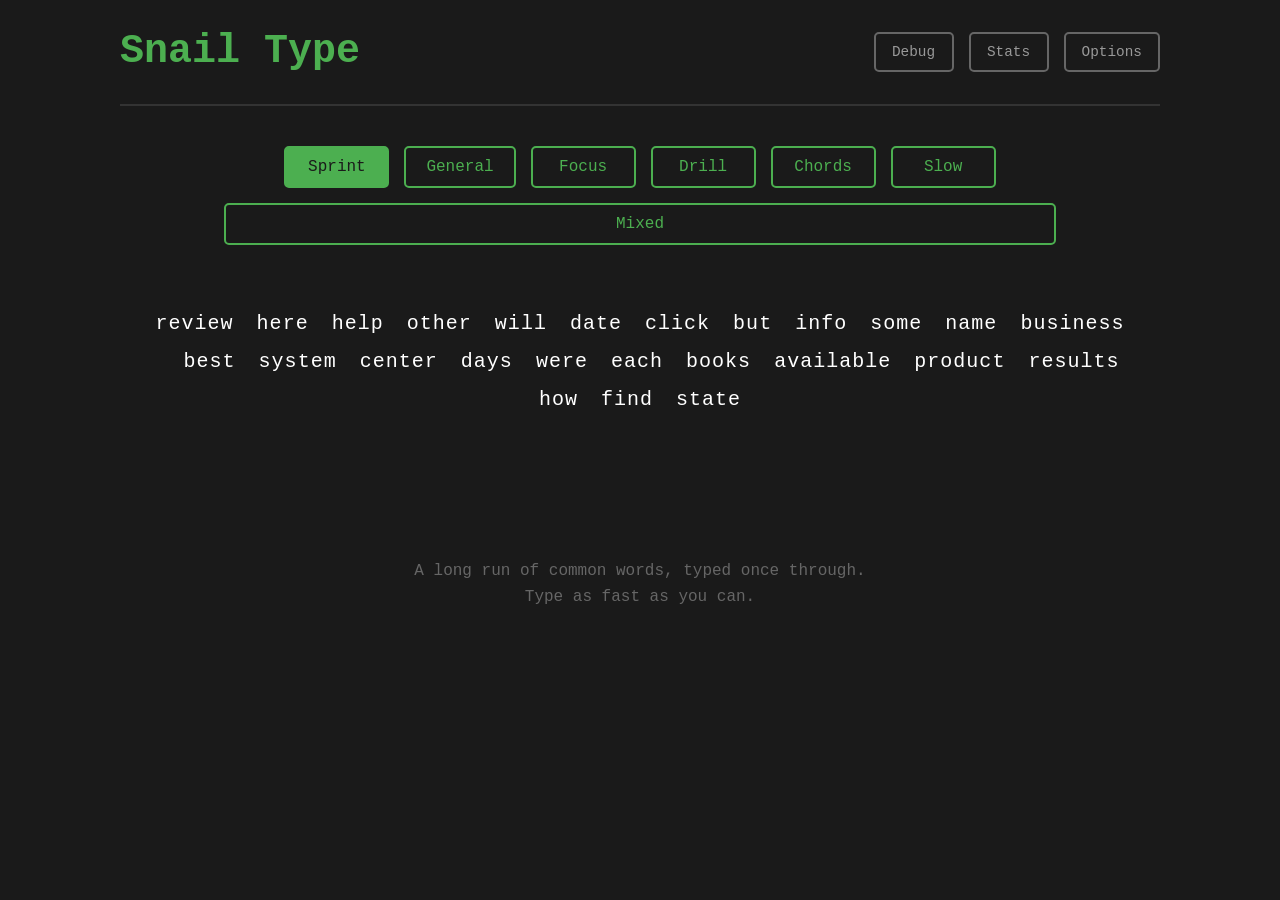
<file: index.html>
<!DOCTYPE html>
<html lang="en">
<head>
    <meta charset="UTF-8">
    <meta name="viewport" content="width=device-width, initial-scale=1.0">
    <title>Snail Type</title>
    <link rel="icon" type="image/svg+xml" href="favicon.svg">
    <link rel="stylesheet" href="styles.css">
</head>
<body>
    <div class="container">
        <header>
            <h1>Snail Type</h1>
            <div>
                <button id="debug-btn" class="debug-btn">Debug</button>
                <button id="stats-btn" class="debug-btn">Stats</button>
                <button id="options-btn" class="debug-btn">Options</button>
            </div>
        </header>
        
        <div class="mode-buttons">
        </div>
        
        <main>
            <div id="test-display" class="test-display">
                <div id="target-text" class="target-text"></div>
                <div id="progress-cursor" class="progress-cursor" style="display:none"></div>
            </div>
            
            <div class="input-area">
                <input type="text" id="typing-input" class="typing-input" autocomplete="off" autocorrect="off" autocapitalize="off" spellcheck="false" placeholder="Start typing...">
            </div>
            
            <div id="results" class="results"></div>
            
            <div id="mode-instructions" class="slow-instructions"></div>

            <div id="debug-display" class="debug-display"></div>

            <!-- Slow mode UI (hidden by default) -->
            <div id="slow-mode-container" class="slow-mode-container" style="display:none">
                <div class="metronome-container">
                    <div class="ball" id="ball"></div>
                </div>
                <div class="word-display" id="wordDisplay"></div>
                <div class="slow-status" id="slowStatus"></div>
                <div class="slow-counter" id="slowCounter">0 reps</div>
                <div class="slow-instructions">
                    Type each letter in rhythm with the bouncing ball.<br>
                    Press the letter when the ball is at the bottom.
                </div>
            </div>
        </main>
    </div>

    <script type="module" src="app.js"></script>
</body>
</html>
</file>
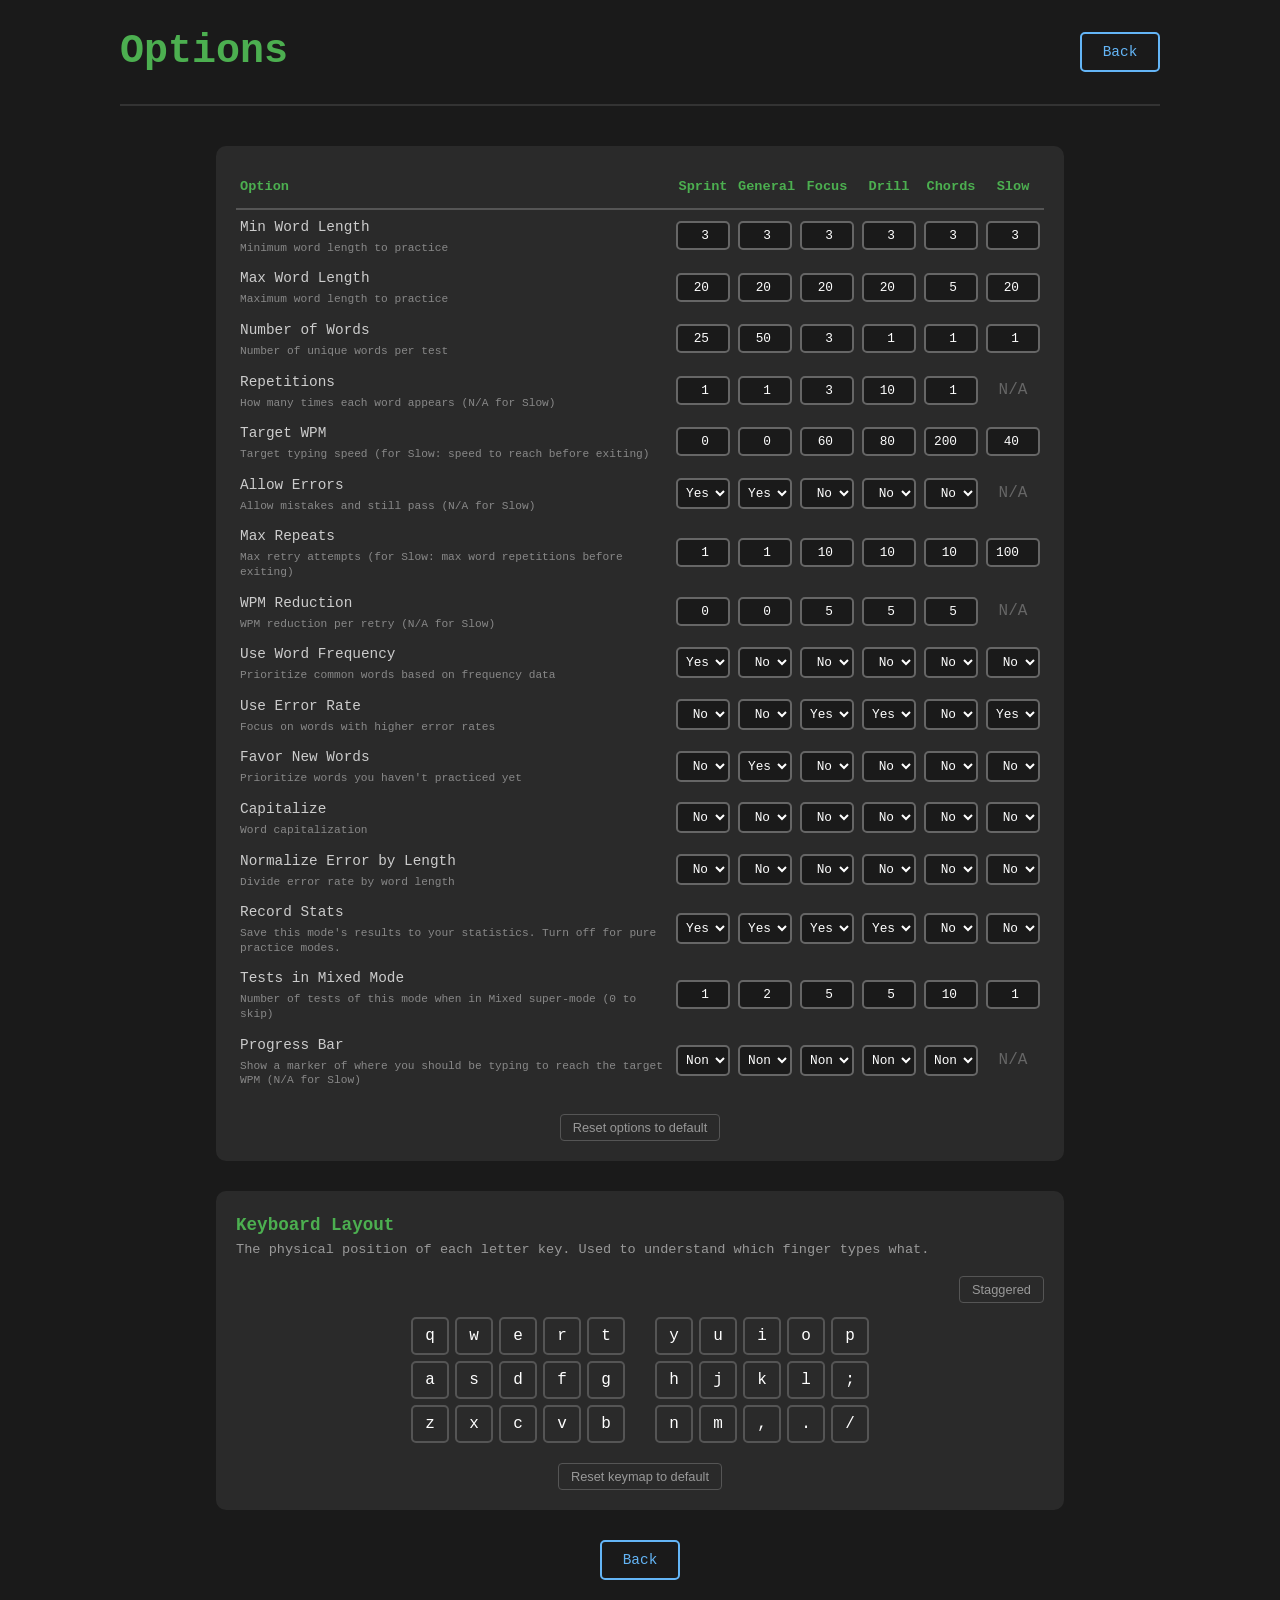
<file: options.html>
<!DOCTYPE html>
<html lang="en">
<head>
    <meta charset="UTF-8">
    <meta name="viewport" content="width=device-width, initial-scale=1.0">
    <title>Snail Type - Options</title>
    <link rel="icon" type="image/svg+xml" href="favicon.svg">
    <link rel="stylesheet" href="styles.css">
</head>
<body>
    <div class="container">
        <header>
            <h1>Options</h1>
            <a href="index.html" class="info-link">Back</a>
        </header>
        
        <main>
            <section class="stats-section options-compact">
                <div id="modes-table-container"></div>
                <div class="reset-row">
                    <button id="reset-options-btn" class="reset-small-btn">Reset options to default</button>
                </div>
            </section>

            <section class="stats-section options-compact">
                <h2 class="keymap-heading">Keyboard Layout</h2>
                <p class="section-hint">The physical position of each letter key. Used to understand which finger types what.</p>
                <div class="keymap-toolbar">
                    <button id="keymap-shape-btn" class="reset-small-btn" type="button"></button>
                </div>
                <div id="keymap-grid" class="keymap-grid"></div>
                <p id="keymap-warning" class="keymap-warning"></p>
                <div class="reset-row">
                    <button id="reset-keymap-btn" class="reset-small-btn">Reset keymap to default</button>
                </div>
            </section>

            <div class="options-footer">
                <a href="index.html" class="info-link">Back</a>
            </div>

        </main>
    </div>
    
    <div id="toast" class="toast">Options saved!</div>
    
    <script type="module" src="options.js"></script>
</body>
</html>
</file>
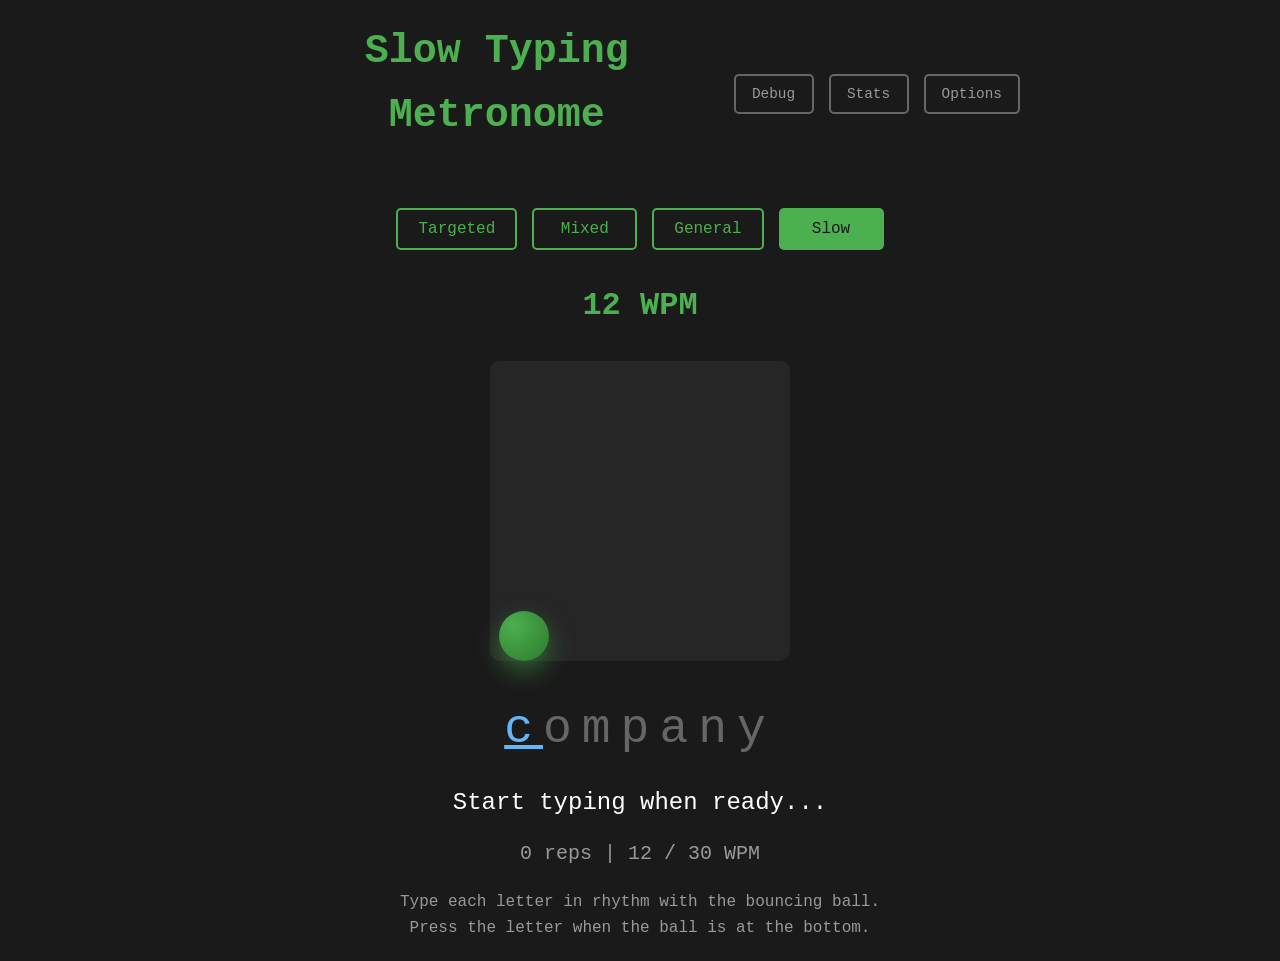
<file: slow.html>
<!DOCTYPE html>
<html lang="en">
<head>
    <meta charset="UTF-8">
    <meta name="viewport" content="width=device-width, initial-scale=1.0">
    <title>Snail Type - Slow</title>
    <link rel="icon" type="image/svg+xml" href="favicon.svg">
    <link rel="stylesheet" href="styles.css">
    <style>
        body {
            display: flex;
            flex-direction: column;
            align-items: center;
            justify-content: center;
        }

        .container {
            text-align: center;
            max-width: 800px;
        }

        header {
            border-bottom: none;
            margin-bottom: 20px;
        }

        h1 {
            margin-bottom: 20px;
        }

        /* WPM Display - Shows current typing speed (12/T rounded up)
         * Style: Large, bold, green to match theme, positioned above ball window */
        .wpm-display {
            font-size: 32px;
            font-family: 'Courier New', monospace;
            margin: 10px 0;
            color: #4CAF50;
            font-weight: bold;
        }

        /* Metronome Container - Houses the bouncing ball animation
         * Style: Fixed size (300x300), subtle background, centered */
        .metronome-container {
            position: relative;
            width: 300px;
            height: 300px;
            margin: 30px auto;
            background-color: rgba(255, 255, 255, 0.05);
            border-radius: 10px;
        }

        /* Ball - Animated indicator that jumps from letter to letter
         * Behavior: 
         * - Initially stationary at bottom above first letter
         * - Jumps sideways from letter to letter (small bounces, half height)
         * - Jumps back to first letter at end of word (big bounce, full height)
         * - Always lands at bottom (250px) regardless of bounce height
         * Style: Green gradient with shadow for 3D effect */
        .ball {
            position: absolute;
            width: 50px;
            height: 50px;
            background: radial-gradient(circle at 30% 30%, #4CAF50, #2d7a2d);
            border-radius: 50%;
            box-shadow: 0 10px 25px rgba(76, 175, 80, 0.5);
            left: 50%;
            transform: translateX(-50%);
        }

        /* Word Display - Shows the word to type with color-coded letters
         * Colors: typed (green), current (blue underlined), remaining (gray)
         * Style: Large, monospace font with letter spacing for clarity */
        .word-display {
            font-size: 48px;
            font-family: 'Courier New', monospace;
            letter-spacing: 10px;
            margin: 20px 0;
            min-height: 60px;
        }

        .typed {
            color: #4CAF50;
        }

        .current {
            color: #64B5F6;
            text-decoration: underline;
        }

        .remaining {
            color: #666;
        }

        /* Status Message - Displays contextual messages
         * Messages:
         * - Initially: "Start typing when ready..." (clears after first keypress)
         * - Error: "Wrong letter! Expected: X" (clears when correct letter typed)
         * - Error: "Too early! Wait for the beat." (clears when timing is correct)
         * Style: Fixed height to prevent layout shift, always present but may be empty */
        .status {
            font-size: 24px;
            font-family: 'Courier New', monospace;
            margin: 20px 0;
            min-height: 30px;
            line-height: 30px;
        }

        /* Counter - Shows progress through repetitions (e.g., "3 / 10 repetitions") */
        .counter {
            font-size: 20px;
            font-family: 'Courier New', monospace;
            margin: 10px 0;
            color: #999;
        }

        .btn {
            background-color: transparent;
            color: #4CAF50;
            border: 2px solid #4CAF50;
            padding: 10px 30px;
            font-size: 1rem;
            font-family: 'Courier New', monospace;
            border-radius: 5px;
            cursor: pointer;
            margin: 10px;
            transition: all 0.3s ease;
            min-width: 120px;
        }

        .btn:hover:not(:disabled) {
            background-color: #4CAF50;
            color: #1a1a1a;
        }

        .btn:disabled {
            opacity: 0.5;
            cursor: not-allowed;
        }

        .error {
            color: #f44336;
        }

        .success {
            color: #4CAF50;
        }

        /* Instructions - Static help text explaining the exercise */
        .instructions {
            font-size: 16px;
            font-family: 'Courier New', monospace;
            margin-top: 20px;
            color: #999;
        }

    </style>
</head>
<body>
    <div class="container">
        <header>
            <h1>Slow Typing Metronome</h1>
            <div>
                <button id="debug-btn" class="debug-btn">Debug</button>
                <button id="stats-btn" class="debug-btn">Stats</button>
                <button id="options-btn" class="debug-btn">Options</button>
            </div>
        </header>

        <div class="mode-buttons">
            <button id="targeted-btn" class="mode-btn">Targeted</button>
            <button id="mixed-btn" class="mode-btn">Mixed</button>
            <button id="general-btn" class="mode-btn">General</button>
            <button id="slow-btn" class="mode-btn active">Slow</button>
        </div>

        <div class="wpm-display" id="wpmDisplay">0 WPM</div>

        <div class="metronome-container">
            <div class="ball" id="ball"></div>
        </div>

        <div class="word-display" id="wordDisplay"></div>
        
        <div class="status" id="status">Start typing when ready...</div>
        
        <div class="counter" id="counter">0 / 10 repetitions</div>

        <div class="instructions">
            Type each letter in rhythm with the bouncing ball.<br>
            Press the letter when the ball is at the bottom.
        </div>
    </div>

    <script type="module">
        import { initSlowMode } from './slow.js';
        
        // Get word from URL parameter
        const urlParams = new URLSearchParams(window.location.search);
        const word = urlParams.get('word') || "company";
        
        // Setup navigation buttons
        const statsBtn = document.getElementById('stats-btn');
        if (statsBtn) {
            statsBtn.addEventListener('click', () => {
                window.location.href = 'stats.html';
            });
        }

        const optionsBtn = document.getElementById('options-btn');
        if (optionsBtn) {
            optionsBtn.addEventListener('click', () => {
                window.location.href = 'options.html';
            });
        }

        const debugBtn = document.getElementById('debug-btn');
        if (debugBtn) {
            debugBtn.addEventListener('click', () => {
                window.location.href = 'index.html';
            });
        }

        const targetedBtn = document.getElementById('targeted-btn');
        if (targetedBtn) {
            targetedBtn.addEventListener('click', () => {
                window.location.href = 'index.html';
            });
        }

        const mixedBtn = document.getElementById('mixed-btn');
        if (mixedBtn) {
            mixedBtn.addEventListener('click', () => {
                window.location.href = 'index.html';
            });
        }

        const generalBtn = document.getElementById('general-btn');
        if (generalBtn) {
            generalBtn.addEventListener('click', () => {
                window.location.href = 'index.html';
            });
        }
        
        // Initialize slow mode
        const cleanup = initSlowMode({
            word: word,
            initialPeriod: 1.0,
            tFactor: 0.8,
            targetWpm: 30,
            onComplete: (result) => {
                console.log('Completed!', result);
            }
        });
    </script>
</body>
</html>
</file>
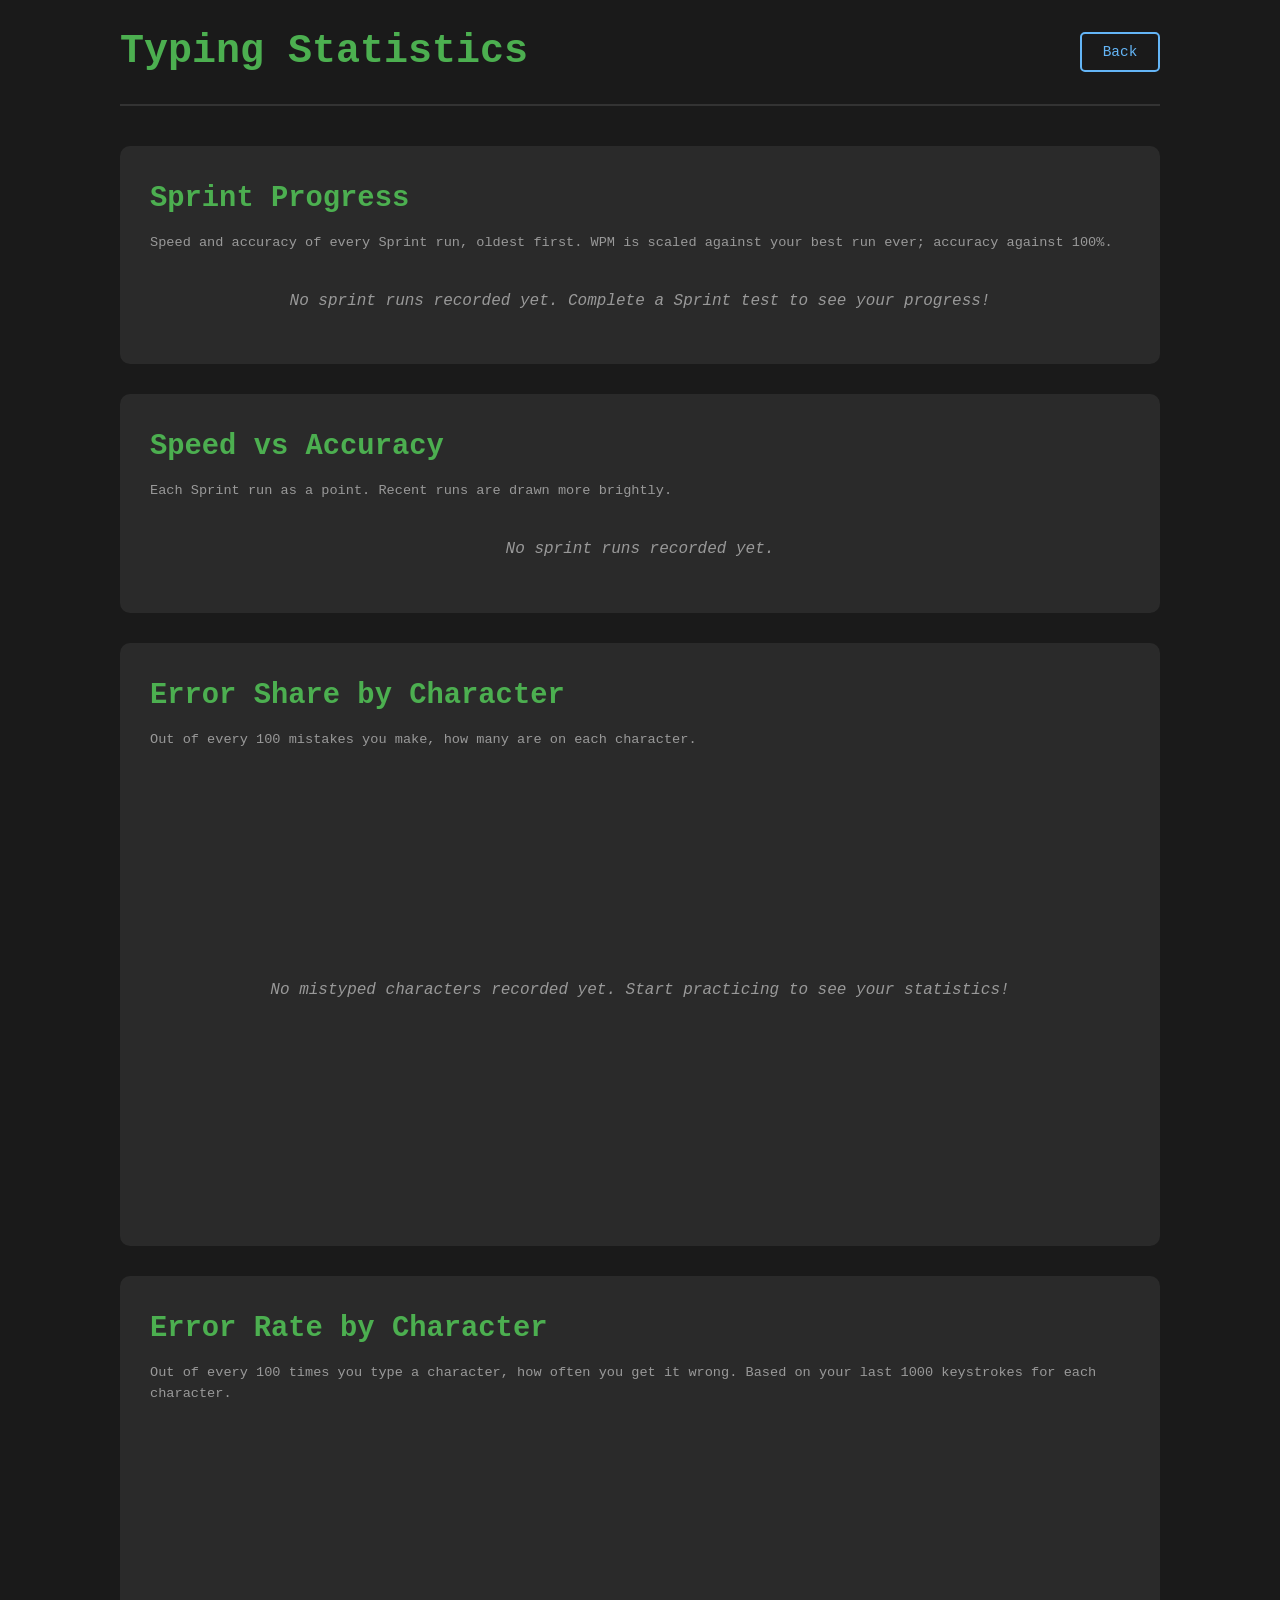
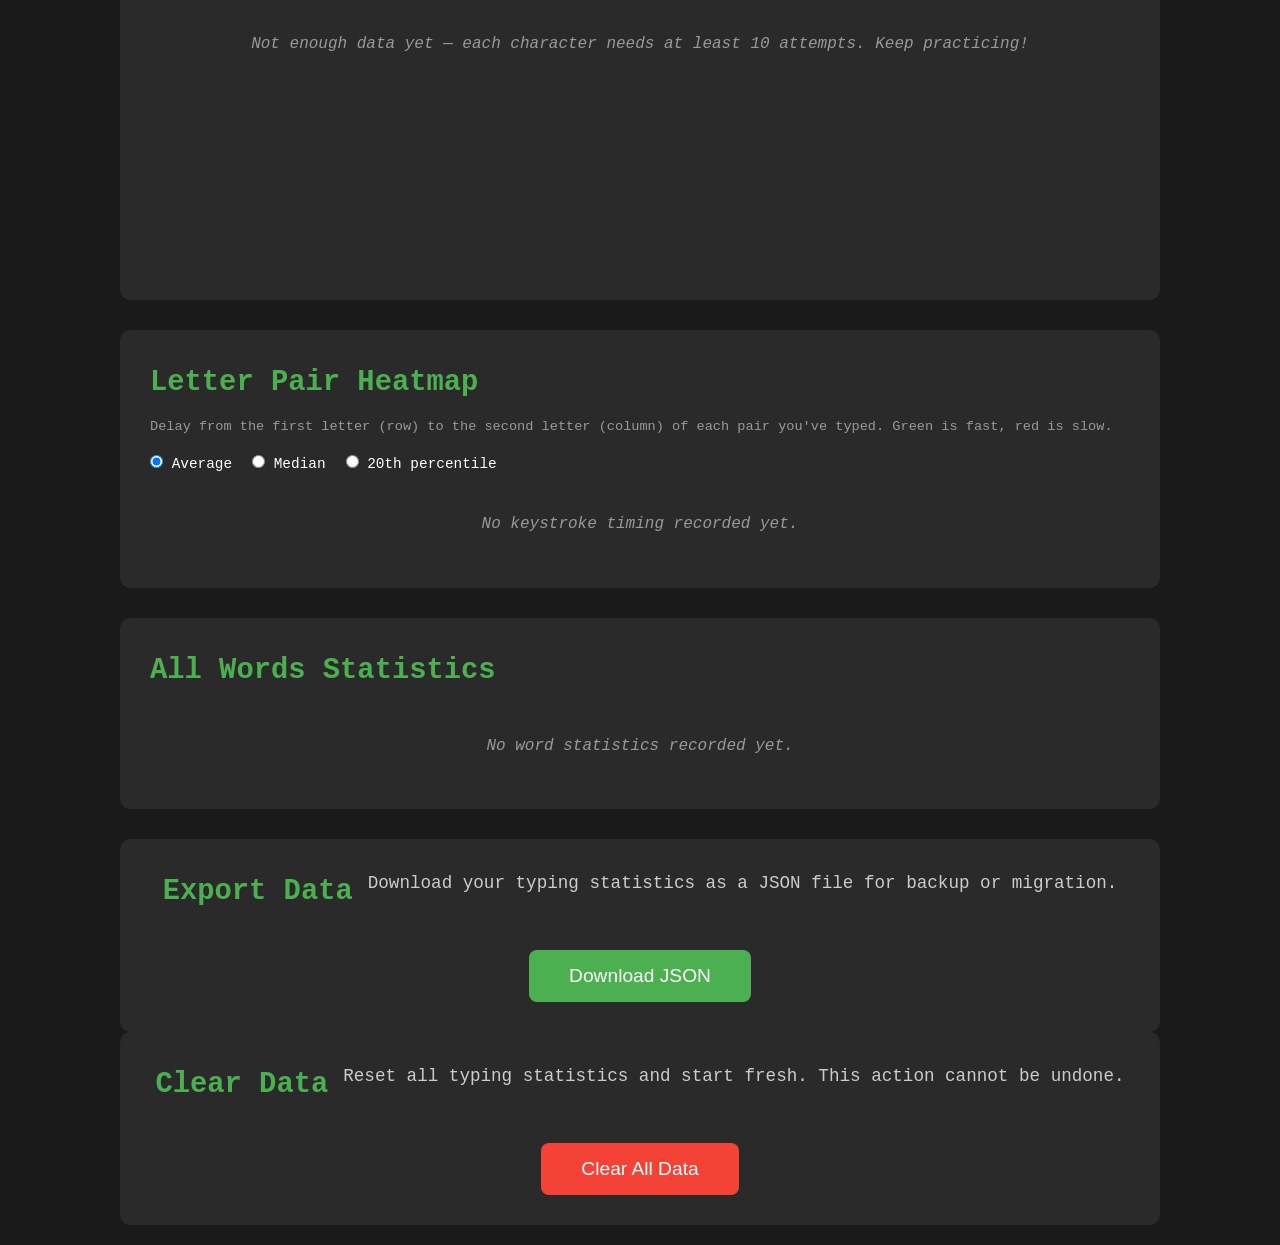
<file: stats.html>
<!DOCTYPE html>
<html lang="en">
<head>
    <meta charset="UTF-8">
    <meta name="viewport" content="width=device-width, initial-scale=1.0">
    <title>Snail Type - Stats</title>
    <link rel="icon" type="image/svg+xml" href="favicon.svg">
    <link rel="stylesheet" href="styles.css">
</head>
<body>
    <div class="container">
        <header>
            <h1>Typing Statistics</h1>
            <a href="index.html" class="info-link">Back</a>
        </header>
        
        <main>
            <section class="stats-section">
                <h2>Sprint Progress</h2>
                <p class="section-hint">Speed and accuracy of every Sprint run, oldest first. WPM is scaled against your best run ever; accuracy against 100%.</p>
                <div id="sprint-history" class="sprint-chart">
                    <p class="empty-state">No sprint runs recorded yet.</p>
                </div>
            </section>

            <section class="stats-section">
                <h2>Speed vs Accuracy</h2>
                <p class="section-hint">Each Sprint run as a point. Recent runs are drawn more brightly.</p>
                <div id="sprint-scatter" class="sprint-chart">
                    <p class="empty-state">No sprint runs recorded yet.</p>
                </div>
            </section>

            <section class="stats-section">
                <h2>Error Share by Character</h2>
                <p class="section-hint">Out of every 100 mistakes you make, how many are on each character.</p>
                <div id="char-distribution" class="char-distribution">
                    <p class="empty-state">No typing data recorded yet. Start practicing to see your statistics!</p>
                </div>
            </section>

            <section class="stats-section">
                <h2>Error Rate by Character</h2>
                <p class="section-hint">Out of every 100 times you type a character, how often you get it wrong. Based on your last 1000 keystrokes for each character.</p>
                <div id="char-error-rate" class="char-distribution">
                    <p class="empty-state">No typing data recorded yet. Start practicing to see your statistics!</p>
                </div>
            </section>
            
            <section class="stats-section">
                <h2>Letter Pair Heatmap</h2>
                <p class="section-hint">Delay from the first letter (row) to the second letter (column) of each pair you've typed. Green is fast, red is slow.</p>
                <div class="heatmap-controls">
                    <label><input type="radio" name="heatmap-metric" value="avg" checked> Average</label>
                    <label><input type="radio" name="heatmap-metric" value="median"> Median</label>
                    <label><input type="radio" name="heatmap-metric" value="p20"> 20th percentile</label>
                </div>
                <div id="pair-heatmap" class="heatmap-container">
                    <p class="empty-state">No keystroke timing recorded yet.</p>
                </div>
            </section>
            
            <section class="stats-section">
                <h2>All Words Statistics</h2>
                <div id="word-table-container" class="word-table-container">
                    <p class="empty-state">No word statistics recorded yet.</p>
                </div>
            </section>
            
            <section class="export-section">
                <h2>Export Data</h2>
                <p>Download your typing statistics as a JSON file for backup or migration.</p>
                <button id="export-btn" class="export-btn">Download JSON</button>
            </section>
            
            <section class="export-section">
                <h2>Clear Data</h2>
                <p>Reset all typing statistics and start fresh. This action cannot be undone.</p>
                <button id="clear-btn" class="clear-btn">Clear All Data</button>
            </section>
        </main>
    </div>
    
    <script type="module" src="stats.js"></script>
</body>
</html>
</file>
<file: styles.css>
﻿* {
    margin: 0;
    padding: 0;
    box-sizing: border-box;
}

body {
    font-family: 'Courier New', monospace;
    background-color: #1a1a1a;
    color: #ffffff;
    line-height: 1.6;
    min-height: 100vh;
}

.container {
    max-width: 1080px;
    margin: 0 auto;
    padding: 20px;
}

header {
    display: flex;
    justify-content: space-between;
    align-items: center;
    margin-bottom: 40px;
    padding-bottom: 20px;
    border-bottom: 2px solid #333;
}

header > div {
    display: flex;
    gap: 15px;
    align-items: center;
}

.mode-buttons {
    display: flex;
    flex-wrap: wrap;
    gap: 15px;
    justify-content: center;
    margin: 0 auto 30px;
    width: fit-content;
}

.mode-btn-wide {
    flex-basis: 100%;
    min-width: unset;
    width: 100%;
    padding: 10px 30px;
}

.mode-btn {
    padding: 10px 20px;
    font-size: 1rem;
    font-family: 'Courier New', monospace;
    border: 2px solid #4CAF50;
    border-radius: 5px;
    background-color: transparent;
    color: #4CAF50;
    cursor: pointer;
    transition: all 0.3s ease;
    min-width: 105px;
}

.mode-btn:hover {
    background-color: #4CAF50;
    color: #1a1a1a;
}

.mode-btn:active {
    transform: translateY(2px);
}

.mode-btn.active {
    background-color: #4CAF50;
    color: #1a1a1a;
}

/* Toast notification */
.toast {
    position: fixed;
    bottom: 30px;
    left: 50%;
    transform: translateX(-50%) translateY(20px);
    background-color: #4CAF50;
    color: #fff;
    padding: 12px 30px;
    border-radius: 5px;
    font-family: 'Courier New', monospace;
    font-size: 1rem;
    opacity: 0;
    transition: opacity 0.3s ease, transform 0.3s ease;
    pointer-events: none;
}

.toast.visible {
    opacity: 1;
    transform: translateX(-50%) translateY(0);
}

.debug-btn,
.info-link {
    padding: 8px 16px;
    font-size: 0.9rem;
    border-radius: 5px;
    cursor: pointer;
    transition: all 0.3s ease;
    min-width: 80px;
    text-align: center;
    display: inline-block;
    box-sizing: border-box;
    font-family: 'Courier New', monospace;
    line-height: 1.4;
    border: 2px solid;
}

.debug-btn {
    background-color: transparent;
    color: #999;
    border-color: #666;
}

.debug-btn:hover {
    border-color: #999;
    color: #ccc;
}

.debug-btn.active {
    background-color: #666;
    border-color: #999;
    color: #fff;
}

h1 {
    font-size: 2.5rem;
    color: #4CAF50;
}

h2 {
    font-size: 1.8rem;
    color: #4CAF50;
    margin-bottom: 20px;
}

.info-link {
    color: #64B5F6;
    text-decoration: none;
    border-color: #64B5F6;
    background-color: transparent;
}

.info-link:hover {
    background-color: #64B5F6;
    color: #1a1a1a;
}

.info-link:hover {
    background-color: #64B5F6;
    color: #1a1a1a;
}

main {
    margin-top: 20px;
}

/* Main page styles */
.test-display {
    position: relative;
    background-color: transparent;
    border-radius: 10px;
    padding: 30px;
    margin-bottom: 30px;
    min-height: 150px;
    display: flex;
    align-items: center;
    justify-content: center;
}

.progress-cursor {
    position: absolute;
    width: 2px;
    background-color: #ffd700;
    box-shadow: 0 0 6px #ffd700;
    pointer-events: none;
    top: 0;
    left: 0;
    border-radius: 1px;
    z-index: 2;
}

.target-text {
    font-size: 1.25rem;
    font-family: 'Courier New', monospace;
    letter-spacing: 1px;
    line-height: 1.9;
    text-align: center;
}

.target-text .word {
    display: inline-block;
    white-space: nowrap;
}

.target-text .char {
    display: inline;
    transition: color 0.1s ease;
}

.target-text .char.correct {
    color: #4CAF50;
}

.target-text .char.corrected {
    color: #4CAF50;
    text-decoration: underline;
    text-decoration-color: #FF9800;
    text-underline-offset: 3px;
}

.target-text .char.incorrect {
    color: #f44336;
    background-color: rgba(244, 67, 54, 0.2);
    border-radius: 3px;
}

.target-text .space-char {
    padding: 0 5px;
    border-radius: 3px;
    display: inline-block;
}

.target-text .space-char.pending {
    background-color: transparent;
}

.target-text .space-char.correct {
    background-color: #1b421b;
}

.target-text .space-char.corrected {
    background-color: #1b421b;
    border-bottom: 2px solid #FF9800;
}

.target-text .space-char.incorrect {
    background-color: #f44336;
}

.target-text .char.pending {
    color: #ffffff;
}

.input-area {
    margin-bottom: 30px;
}

.typing-input {
    position: absolute;
    left: -9999px;
    width: 1px;
    height: 1px;
    opacity: 0;
}

.results {
    background-color: transparent;
    border-radius: 10px;
    padding: 20px;
    margin-bottom: 20px;
    min-height: 60px;
    font-size: 1.2rem;
    text-align: center;
    border: none;
}

.result-metric {
    font-size: 2rem;
    font-weight: normal;
    margin: 10px 0;
    color: #ffffff;
    font-family: 'Courier New', monospace;
    letter-spacing: 2px;
}

.result-status {
    font-size: 2rem;
    font-weight: normal;
    margin: 15px 0;
    font-family: 'Courier New', monospace;
    letter-spacing: 2px;
}

.result-next {
    font-size: 2rem;
    color: #999;
    margin-top: 20px;
    font-style: normal;
    font-family: 'Courier New', monospace;
    letter-spacing: 2px;
}

.results .success-text {
    color: #4CAF50;
}

.results .retry-text {
    color: #FFC107;
}

.debug-display {
    background-color: #333;
    border-radius: 10px;
    padding: 20px;
    font-family: 'Courier New', monospace;
    font-size: 0.95rem;
    display: none;
    user-select: text;
    cursor: text;
}

.debug-display.visible {
    display: block;
}

.debug-display .stat-line {
    margin: 0;
    padding: 0;
    background-color: transparent;
    white-space: pre-wrap;
}

/* Keystroke log (debug panel) */
.key-log-sequence {
    white-space: pre-wrap;
    word-break: break-all;
    line-height: 1.6;
}

.key-log-sequence .key-blocked {
    color: #ff6b6b;
    text-decoration: line-through;
}

/* Info page styles */
.stats-section {
    background-color: #2a2a2a;
    border-radius: 10px;
    padding: 30px;
    margin-bottom: 30px;
}

/* Sprint progress charts */
.sprint-chart {
    display: flex;
    flex-direction: column;
    align-items: center;
}

.sprint-chart .section-hint {
    margin-top: 8px;
}

.char-distribution,
.word-problems {
    position: relative;
    display: flex;
    justify-content: center;
    align-items: center;
    min-height: 450px;
}

.word-table-container {
    max-height: 600px;
    overflow-y: auto;
    overflow-x: auto;
}

.word-table {
    width: 100%;
    border-collapse: collapse;
    font-family: 'Courier New', monospace;
    font-size: 0.9rem;
}

.word-table thead {
    position: sticky;
    top: 0;
    background-color: #333;
    z-index: 10;
}

.word-table th {
    padding: 12px 8px;
    text-align: left;
    border-bottom: 2px solid #666;
    color: #4CAF50;
    font-weight: bold;
}

.word-table th.sortable {
    cursor: pointer;
    user-select: none;
    transition: background-color 0.2s ease;
}

.word-table th.sortable:hover {
    background-color: #444;
}

.word-table th.sorted {
    color: #64B5F6;
}

.sort-arrow {
    font-size: 0.8rem;
    margin-left: 5px;
    color: #999;
}

.word-table th.sorted .sort-arrow {
    color: #64B5F6;
}

.word-table td {
    padding: 8px;
    border-bottom: 1px solid #444;
}

.word-table tbody tr:hover {
    background-color: #2a2a2a;
}

.word-cell {
    color: #64B5F6;
    font-weight: bold;
}

.word-table th:nth-child(2),
.word-table th:nth-child(3),
.word-table th:nth-child(4),
.word-table th:nth-child(5),
.word-table th:nth-child(6),
.word-table th:nth-child(7),
.word-table th:nth-child(8),
.word-table td:nth-child(2),
.word-table td:nth-child(3),
.word-table td:nth-child(4),
.word-table td:nth-child(5),
.word-table td:nth-child(6),
.word-table td:nth-child(7),
.word-table td:nth-child(8) {
    text-align: right;
}

.heatmap-controls {
    display: flex;
    gap: 20px;
    margin: 8px 0 16px;
    font-size: 0.9rem;
}

.heatmap-controls label {
    cursor: pointer;
    user-select: none;
}

.heatmap-container {
    overflow-x: auto;
}

.heatmap-table {
    border-collapse: collapse;
    font-family: 'Courier New', monospace;
    font-size: 0.85rem;
}

.heatmap-table th {
    padding: 4px 6px;
    text-align: center;
    color: #ccc;
    font-weight: bold;
    background-color: #222;
}

.heatmap-table th.heatmap-corner {
    background-color: #1a1a1a;
}

.heatmap-table td {
    width: 34px;
    height: 28px;
    min-width: 34px;
    text-align: center;
    color: #111;
    font-weight: bold;
    border: 1px solid #1a1a1a;
}

.heatmap-table td.heatmap-empty {
    background-color: #2a2a2a;
    color: #555;
}

.heatmap-tooltip {
    text-align: left;
}

.heatmap-mini-histogram {
    display: block;
    margin-top: 6px;
}

.char-chart,
.word-chart {
    background-color: #1a1a1a;
    border-radius: 8px;
}

.chart-bar {
    cursor: pointer;
    transition: opacity 0.2s ease;
}

.chart-tooltip {
    position: fixed;
    background-color: #333;
    color: #fff;
    padding: 8px 12px;
    border-radius: 5px;
    font-family: 'Courier New', monospace;
    font-size: 0.9rem;
    pointer-events: none;
    z-index: 1000;
    box-shadow: 0 2px 8px rgba(0, 0, 0, 0.3);
}

.word-problems {
    font-family: 'Courier New', monospace;
    font-size: 1.1rem;
}

.char-distribution .char-stat,
.word-problems .word-stat {
    padding: 10px;
    margin: 8px 0;
    background-color: #333;
    border-radius: 5px;
    display: flex;
    justify-content: space-between;
    align-items: center;
}

.char-stat .char-display {
    font-weight: bold;
    color: #f44336;
    font-size: 1.3rem;
    margin-right: 20px;
    min-width: 40px;
}

.char-stat .char-info,
.word-stat .word-info {
    flex: 1;
}

.word-stat .word-name {
    font-weight: bold;
    color: #64B5F6;
    margin-right: 15px;
}

.empty-state {
    color: #999;
    font-style: italic;
    text-align: center;
    padding: 20px;
}

/* Short explanation under a stats section heading */
.section-hint {
    color: #999;
    font-size: 0.85rem;
    margin: -10px 0 15px 0;
}

/* Keyboard layout grid (options page) */
.keymap-heading {
    color: #4CAF50;
    font-size: 1.1rem;
    margin: 0 0 10px 0;
}

.keymap-grid {
    display: flex;
    flex-direction: column;
    align-items: center;
    gap: 6px;
    margin-bottom: 20px;
}

.keymap-row {
    display: flex;
    gap: 6px;
}

/* Staggered display: each row is shifted right by a third of a key relative
   to the one above, mimicking a traditional keyboard. Purely cosmetic. */
/* Staggered display: each row is shifted right by a third of a key relative
   to the one above, mimicking a traditional keyboard. Purely cosmetic.
   Centred on the home row: the top row moves left and the bottom row right,
   by one third of the 44px key pitch (38px key + 6px gap), i.e. ~14.7px. */
.keymap-grid.keymap-staggered .keymap-row:nth-child(1) {
    transform: translateX(-14.7px);
}

.keymap-grid.keymap-staggered .keymap-row:nth-child(3) {
    transform: translateX(14.7px);
}

/* Row of controls above the keymap grid */
.keymap-toolbar {
    display: flex;
    justify-content: flex-end;
    margin-bottom: 14px;
}

.keymap-key {
    width: 38px;
    height: 38px;
    text-align: center;
    font-family: 'Courier New', monospace;
    font-size: 1rem;
    text-transform: lowercase;
    background-color: #2a2a2a;
    border: 2px solid #555;
    border-radius: 5px;
    color: #fff;
    padding: 0;
}

.keymap-key:focus {
    outline: none;
    border-color: #4CAF50;
}

/* An intentionally blank key */
.keymap-key.keymap-empty {
    background-color: #1f1f1f;
    border-color: #3a3a3a;
}

/* Warning shown when the layout doesn't cover the whole alphabet */
.keymap-warning {
    display: none;
    color: #f44336;
    font-size: 0.85rem;
    font-family: 'Courier New', monospace;
    margin: -10px 0 20px 0;
    text-align: center;
}

.keymap-warning.visible {
    display: block;
}

/* Small, low-emphasis reset buttons at the end of each section */
.reset-row {
    display: flex;
    justify-content: center;
    margin-top: 20px;
}

.reset-small-btn {
    background-color: transparent;
    color: #999;
    border: 1px solid #555;
    border-radius: 4px;
    padding: 5px 12px;
    font-size: 0.8rem;
    cursor: pointer;
    transition: all 0.2s;
}

.reset-small-btn:hover {
    border-color: #f44336;
    color: #f44336;
}

/* Back link repeated at the end of the options page */
.options-footer {
    display: flex;
    justify-content: center;
    margin-top: 30px;
}

/* Gap between the left and right hands */
.keymap-key.keymap-gap {
    margin-left: 24px;
}

/* Options page styles */
.options-compact {
    padding: 20px;
    /* All seven mode columns are a fixed 62px, so the section width decides
       how much room is left for the option-name column. 848px gives it 374px. */
    max-width: 848px;
    /* `auto` on the sides to centre, but keep the gap between sections that
       .stats-section provides (a bare `margin: 0 auto` would cancel it) */
    margin: 0 auto 30px;
}

/* Modes table */
.modes-table {
    width: 100%;
    border-collapse: collapse;
    margin-bottom: 10px;
    table-layout: fixed;
}

.modes-table th {
    padding: 10px 4px;
    text-align: center;
    color: #4CAF50;
    font-size: 0.85rem;
    border-bottom: 2px solid #555;
    width: 62px;
}

/* Option-name column: takes whatever the fixed-width mode columns leave */
.modes-table th:first-child {
    text-align: left;
    width: auto;
}

.modes-table td {
    padding: 6px 4px;
    vertical-align: middle;
    text-align: right;
}

.modes-table td:first-child {
    text-align: left;
}

.modes-table tr:nth-child(odd) td {
    background-color: #2a2a2a;
}

.option-label-cell {
    color: #ccc;
    font-size: 0.9rem;
    white-space: normal;
    display: flex;
    flex-direction: column;
    gap: 2px;
}

.option-label-cell .option-desc {
    font-size: 0.7rem;
    color: #888;
    white-space: normal;
    line-height: 1.3;
}

.mode-input {
    padding: 5px 4px;
    font-size: 0.8rem;
    border: 2px solid #666;
    border-radius: 5px;
    background-color: #1a1a1a;
    color: #fff;
    font-family: 'Courier New', monospace;
    width: 54px;
    max-width: 100%;
    box-sizing: border-box;
}

.mode-input:focus {
    outline: none;
    border-color: #4CAF50;
}

input[type="number"].mode-input {
    text-align: right;
}

select.mode-input {
    text-align: right;
    text-align-last: right;
}

.export-section {
    display: flex;
    gap: 15px;
    justify-content: center;
    flex-wrap: wrap;
}

.export-section {
    background-color: #2a2a2a;
    border-radius: 10px;
    padding: 30px;
    text-align: center;
}

.export-section p {
    margin-bottom: 20px;
    color: #ccc;
    font-size: 1.1rem;
}

.export-btn {
    background-color: #4CAF50;
    color: white;
    border: none;
    padding: 15px 40px;
    font-size: 1.2rem;
    border-radius: 8px;
    cursor: pointer;
    transition: background-color 0.3s ease;
}

.export-btn:hover {
    background-color: #45a049;
}

.export-btn:active {
    transform: translateY(2px);
}

.clear-btn {
    background-color: #f44336;
    color: white;
    border: none;
    padding: 15px 40px;
    font-size: 1.2rem;
    border-radius: 8px;
    cursor: pointer;
    transition: background-color 0.3s ease;
}

.clear-btn:hover {
    background-color: #da190b;
}

.clear-btn:active {
    transform: translateY(2px);
}

/* Responsive design */
@media (max-width: 768px) {
    .container {
        padding: 15px;
    }
    
    h1 {
        font-size: 1.8rem;
    }
    
    .target-text {
        font-size: 1.5rem;
        letter-spacing: 1px;
    }
    
    .typing-input {
    position: absolute;
    left: -9999px;
    width: 1px;
    height: 1px;
    opacity: 0;
}
    
    header {
        flex-direction: column;
        gap: 15px;
        text-align: center;
    }
    
    .char-chart,
    .word-chart {
        width: 100%;
        height: auto;
    }
    
    .char-distribution,
    .word-problems {
        overflow-x: auto;
    }
}

/* ========================================================================== */
/* SLOW MODE STYLES */
/* ========================================================================== */

.slow-mode-display {
    text-align: center;
    margin-bottom: 30px;
}

/* WPM Display - Shows current typing speed */
.wpm-display {
    font-size: 32px;
    font-family: 'Courier New', monospace;
    margin: 10px 0;
    color: #4CAF50;
    font-weight: bold;
}

/* Metronome Container - Houses the bouncing ball animation.
   Deliberately transparent: the ball moves straight over the page background. */
.metronome-container {
    position: relative;
    width: 300px;
    height: 300px;
    margin: 10px auto;
}

/* Ball - Animated indicator that jumps from letter to letter */
.ball {
    position: absolute;
    width: 50px;
    height: 50px;
    background: radial-gradient(circle at 30% 30%, #4CAF50, #2d7a2d);
    border-radius: 50%;
    box-shadow: 0 10px 25px rgba(76, 175, 80, 0.5);
    left: 50%;
    transform: translateX(-50%);
}

/* Word Display - Shows the word to type with color-coded letters */
.word-display {
    font-size: 48px;
    font-family: 'Courier New', monospace;
    letter-spacing: 10px;
    margin: 8px 0;
    min-height: 60px;
}

.word-display .typed {
    color: #4CAF50;
}

.word-display .current {
    color: #64B5F6;
    text-decoration: underline;
}

.word-display .remaining {
    color: #666;
}

/* Status Message - Displays contextual messages */
.status {
    font-size: 24px;
    font-family: 'Courier New', monospace;
    margin: 20px 0;
    min-height: 30px;
    line-height: 30px;
}

.status.error {
    color: #f44336;
}

.status.success {
    color: #4CAF50;
}

/* Counter - Shows progress through repetitions */
.counter {
    font-size: 20px;
    font-family: 'Courier New', monospace;
    margin: 10px 0;
    color: #999;
}

/* Slow mode container */
.slow-mode-container {
    text-align: center;
}

.slow-status {
    font-size: 24px;
    font-family: 'Courier New', monospace;
    margin: 20px 0;
    min-height: 30px;
    line-height: 30px;
}

.slow-status.error {
    color: #f44336;
}

.slow-status.success {
    color: #4CAF50;
}

.slow-counter {
    font-size: 20px;
    font-family: 'Courier New', monospace;
    margin: 10px 0;
    color: #999;
}

.slow-instructions {
    font-size: 16px;
    font-family: 'Courier New', monospace;
    margin-top: 20px;
    color: #666;
    text-align: center;
}
</file>
